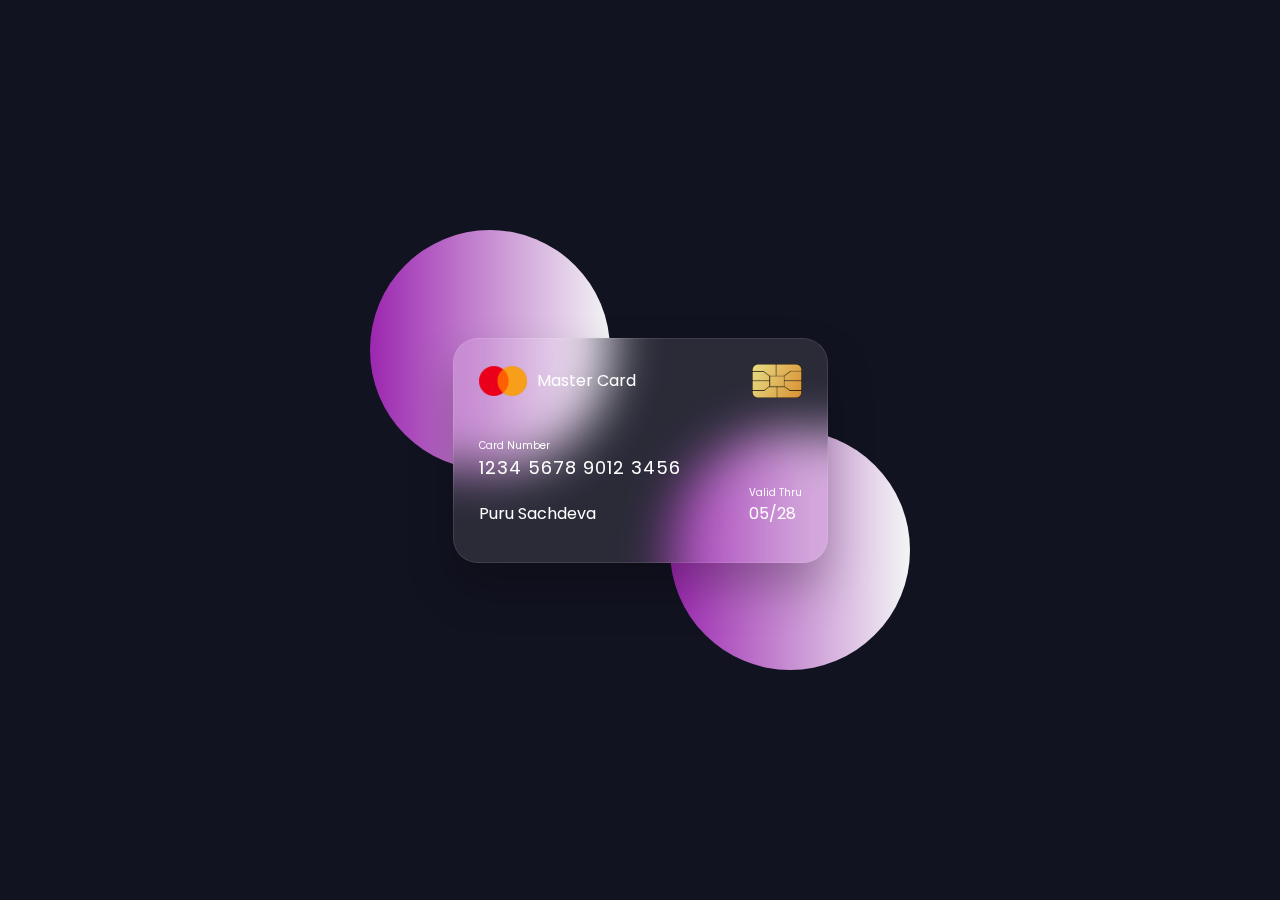
<file: Flipping Credit Card/index.html>
<!DOCTYPE html>

<html>
  <head>
    <meta charset="UTF-8">
    <title>Flipping Card UI Design</title>

    <link rel="stylesheet" href="style.css">
  </head>

  <body>
    <section>
      <div class="container">
        <div class="card front-face">
          <header>
            <span class="logo">
              <img src="images/logo.png" alt="">
              <h5>Master Card</h5>
            </span>
            <img src="images/chip.png" class="chip" alt="">
          </header>

          <div class="card-details">
            <div class="name-number">
              <h6>Card Number</h6>
              <h5 class="number">1234 5678 9012 3456</h5>
              <h5 class="name">Puru Sachdeva</h5>
            </div>

            <div class="valid-date">
              <h6>Valid Thru</h6>
              <h5>05/28</h5>
            </div>
          </div>
        </div>

        <div class="card back-face">
          <h6>For customer service call +911 2345 2345
            or email at mastercard@gmail.com
          </h6>
          
          <span class="magnetic-strip"></span>
          <div class="signature"><i>005</i></div>
          <h5>Lorem ipsum dolor sit amet consectetur adipisicing elit. Exercitationem eligendi corrupti quis sapiente ex, laboriosam autem laudantium impedit assumenda quod, iure libero facilis recusandae expedita eius molestiae harum, rerum at?</h5>
        </div>
      </div>
    </section>
  </body>
</html>
</file>
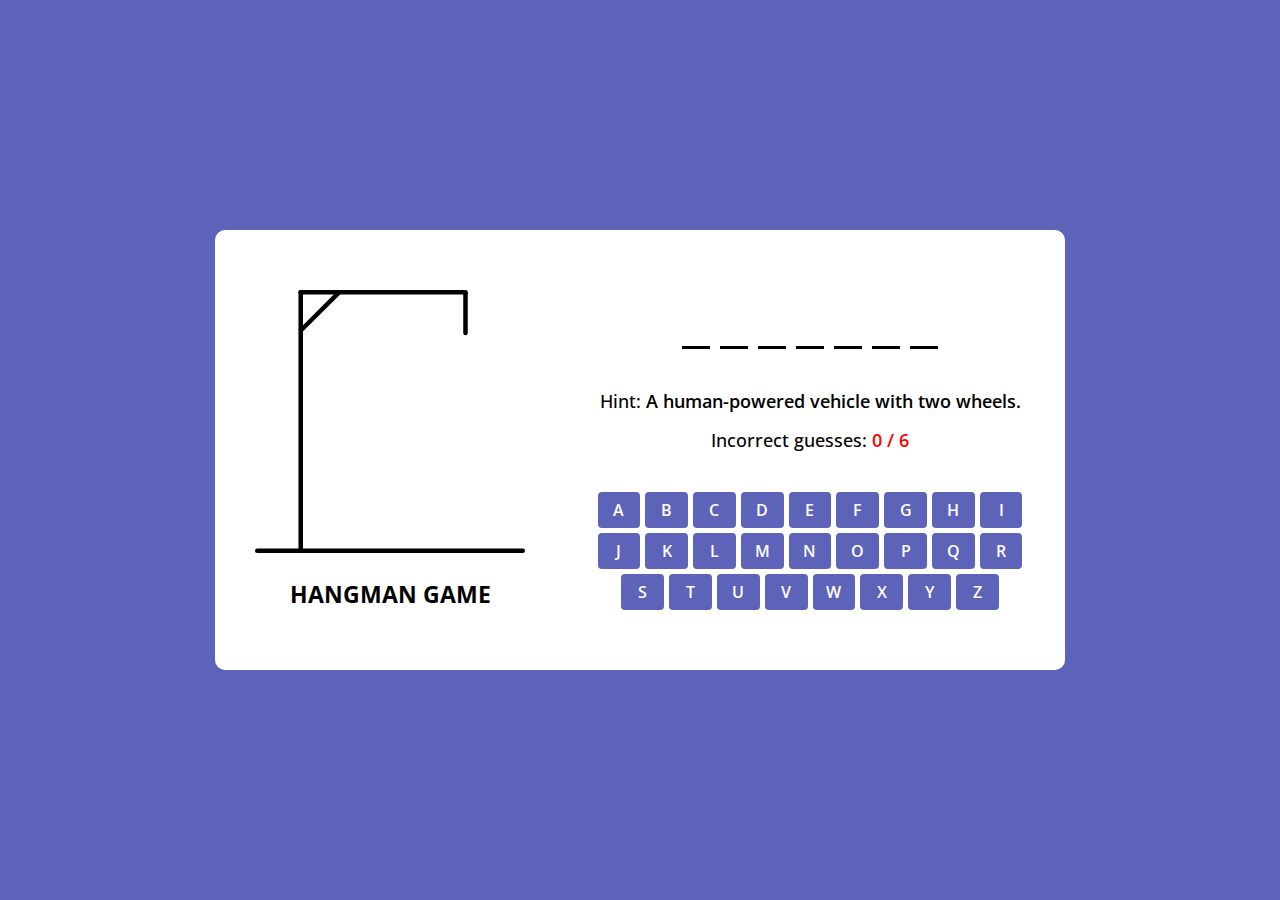
<file: Hangman Game/index.html>
<!DOCTYPE html>
<html>
  <head>
    <meta charset='UTF-8'>
    <meta name='viewport' content='width-device-width, intial-scale=1.0'>
    <title>Hangman Game</title>
    <link rel="stylesheet" href="style.css">
    <script src="scripts/word-list.js" defer></script>
    <script src="scripts/script.js" defer></script>
  </head>

  <body>
    <div class="game-modal">
      <div class="content">
        <img src="images/lost.gif" alt="gif">
        <h4>Game Over!</h4>
        <p>The correct word was: <b>rainbow</b></p>
        <button class="play-again">Play again</button>
      </div>
    </div>
    <div class="container">
      <div class="hangman-box">
        <img src="images/hangman-0.svg" alt="hangman-img">
        <h1>Hangman Game</h1>
      </div>

      <div class="game-box">
        <ul class="word-display"></ul>
        <h4 class="hint-text">
          Hint:
          <b>Lorem ipsum dolor, sit amet consectetur adipisicing elit.</b>
        </h4>
        <h4 class="guesses-text">
          Incorrect guesses:
          <b>0 / 6</b>
        </h4>
        <div class="keyboard"></div>
      </div>
    </div>

  </body>
</html>
</file>
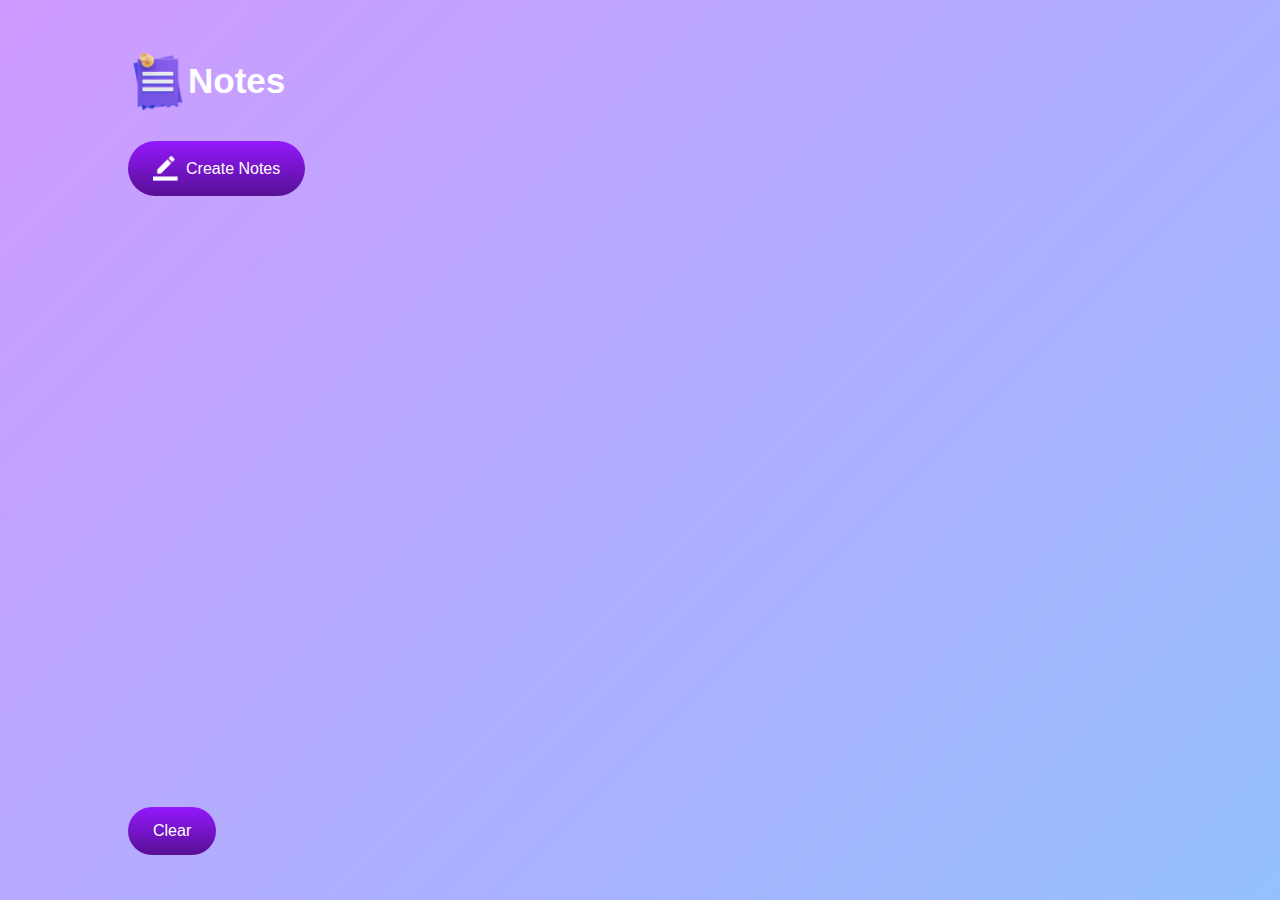
<file: Notes App/index.html>
<!DOCTYPE html>
<html>
  <head>
    <meta charset='UTF-8'>
    <meta name='viewport' content='width-device-width, intial-scale=1.0'>
    <title>Notes App</title>

    <link rel="stylesheet" href="style.css">
  </head>

  <body>
    <div class="container">
      <h1><img src="images/notes.png"> Notes</h1>
      <button class="create-button"><img src="images/edit.png"> Create Notes</button>
      <div class="notes-container">
        <p contenteditable="true" class="input-box">
          <span contenteditable="false">
            <img src="images/delete.png">
          </span>
        </p>
      </div>

      <button class="clear" onclick="clearLocalStorage()">Clear</button>
    </div>

    <script src="script.js"></script>
  </body>
</html>
</file>
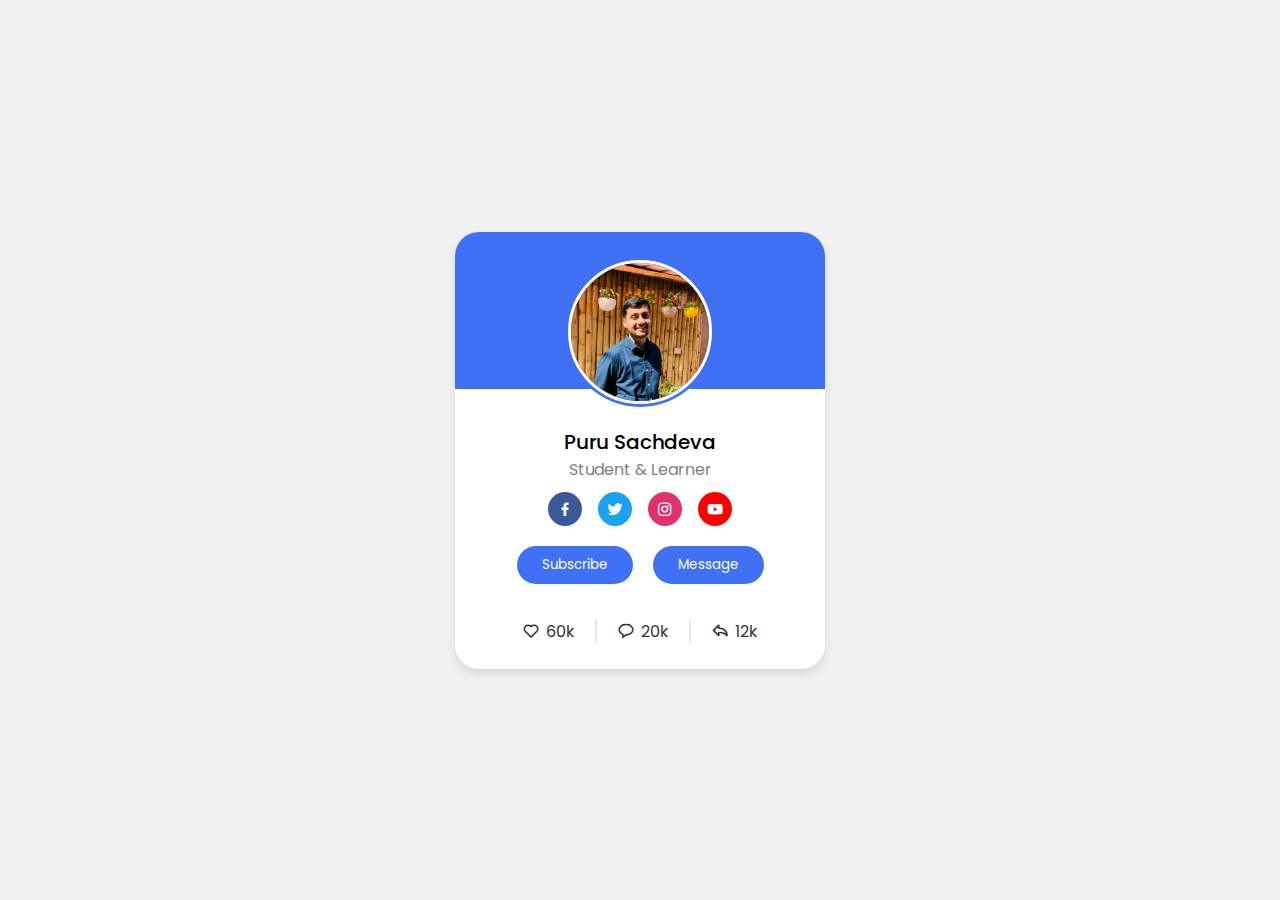
<file: Reponsive Profile Card/index.html>
<!DOCTYPE html>
<html>
    <head>
        <meta charset='UTF-8'>
        <title>Profile Card UI Design</title>
        <link rel="stylesheet" href="style.css">

        <link rel="stylesheet" href="https://cdn.jsdelivr.net/npm/boxicons@2.1.0/css/boxicons.min.css">
        <link rel="preconnect" href="https://fonts.googleapis.com">
        <link rel="preconnect" href="https://fonts.gstatic.com" crossorigin>
        <link href="https://fonts.googleapis.com/css2?family=Poppins:ital,wght@0,100;0,200;0,300;0,400;0,500;0,600;0,700;0,800;0,900;1,100;1,200;1,300;1,400;1,500;1,600;1,700;1,800;1,900&display=swap" rel="stylesheet">
    </head>

    <body>
        <div class="card">
            <div class="profile-pic-container">
                <img class="profile-pic" src="mypic.jpeg">
            </div>

            <div class="description">
                <div class="name">Puru Sachdeva</div>
                <div class="role">Student & Learner</div>
            </div>

            <div class="socials">
                <a href="#" style="background-color: #3b5998;" class="link">
                    <i class='bx bxl-facebook'></i>
                </a>
                <a href="#" style="background-color: #1DA1F2;" class="link">
                    <i class='bx bxl-twitter'></i>
                </a>
                <a href="#" style="background-color: #E1306C;" class="link">
                    <i class='bx bxl-instagram'></i>
                </a>
                <a href="#" style="background-color: #FF0000;" class="link">
                    <i class='bx bxl-youtube'></i>
                </a>
            </div>

            <div class="buttons">
                <button class="sub">Subscribe</button>
                <button class="mes">Message</button>
            </div>

            <div class="reactions">
                <div class="data">
                    <i class='bx bx-heart' ></i>
                    <span class="number">60k</span>
                </div>
                <div class="data">
                    <i class='bx bx-message-rounded'></i>
                    <span class="number">20k</span>
                </div>
                <div class="data">
                    <i class='bx bx-share' ></i>
                    <span class="number">12k</span>
                </div>
            </div>
        </div>

        
    </body>
</html>
</file>
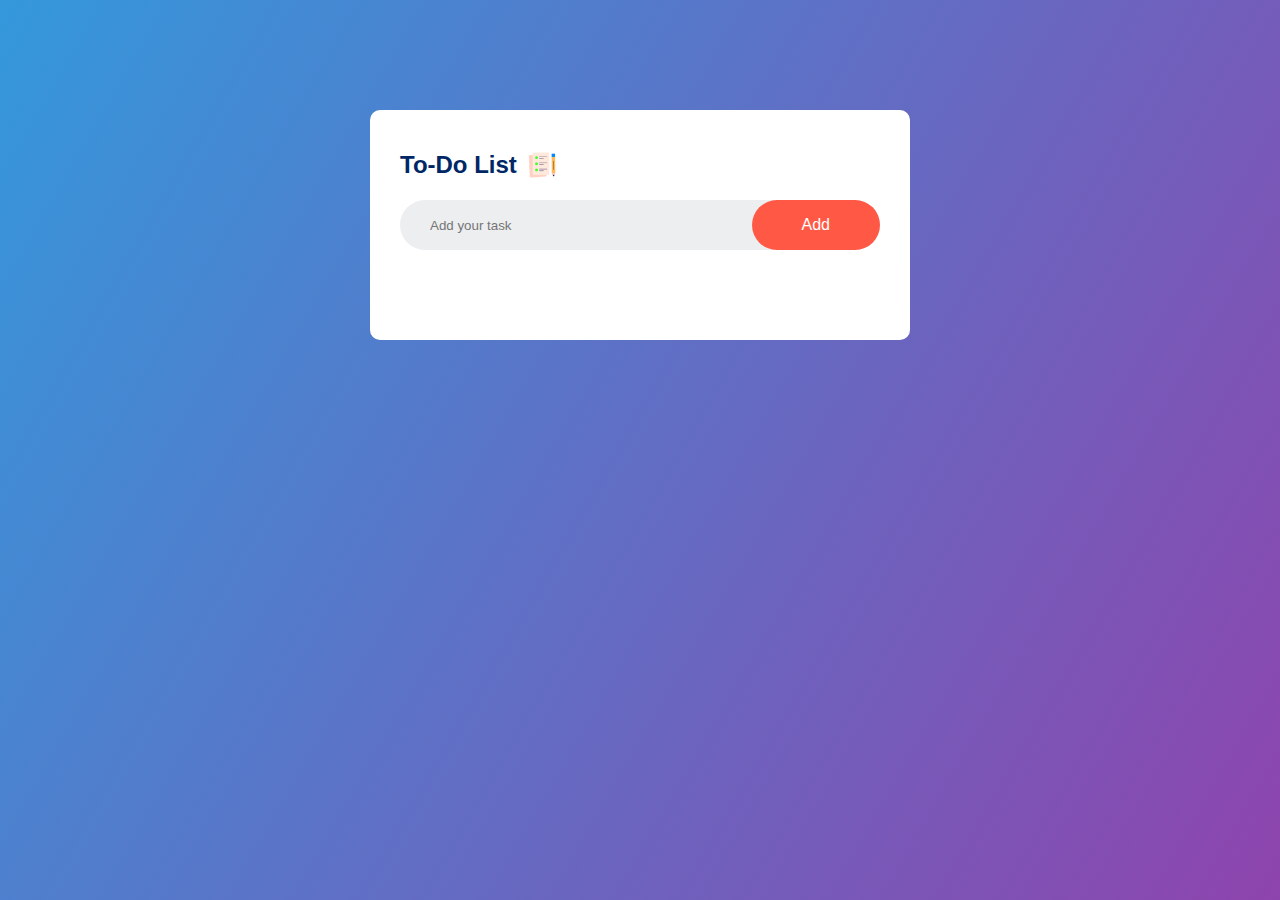
<file: To-Do List/index.html>
<!DOCTYPE html>
<html>
  <head>
    <meta charset='UTF-8'>
    <meta name='viewport' content='width-device-width, intial-scale=1.0'>
    <title>To-Do List App</title>

    <link rel="stylesheet" href="style.css">
  </head>

  <body>
    <div class="container">
      <div class="todo-app">
        <h2>To-Do List <img src="images/icon.png"></h2>
        <div class="search-row">
          <input type="text" id="input-box" placeholder="Add your task">
          <button onclick="addTask()">Add</button>
        </div>

        <ul id="list-container">
        </ul>
      </div>
    </div>

    <script src="script.js"></script>
  </body>
</html>
</file>
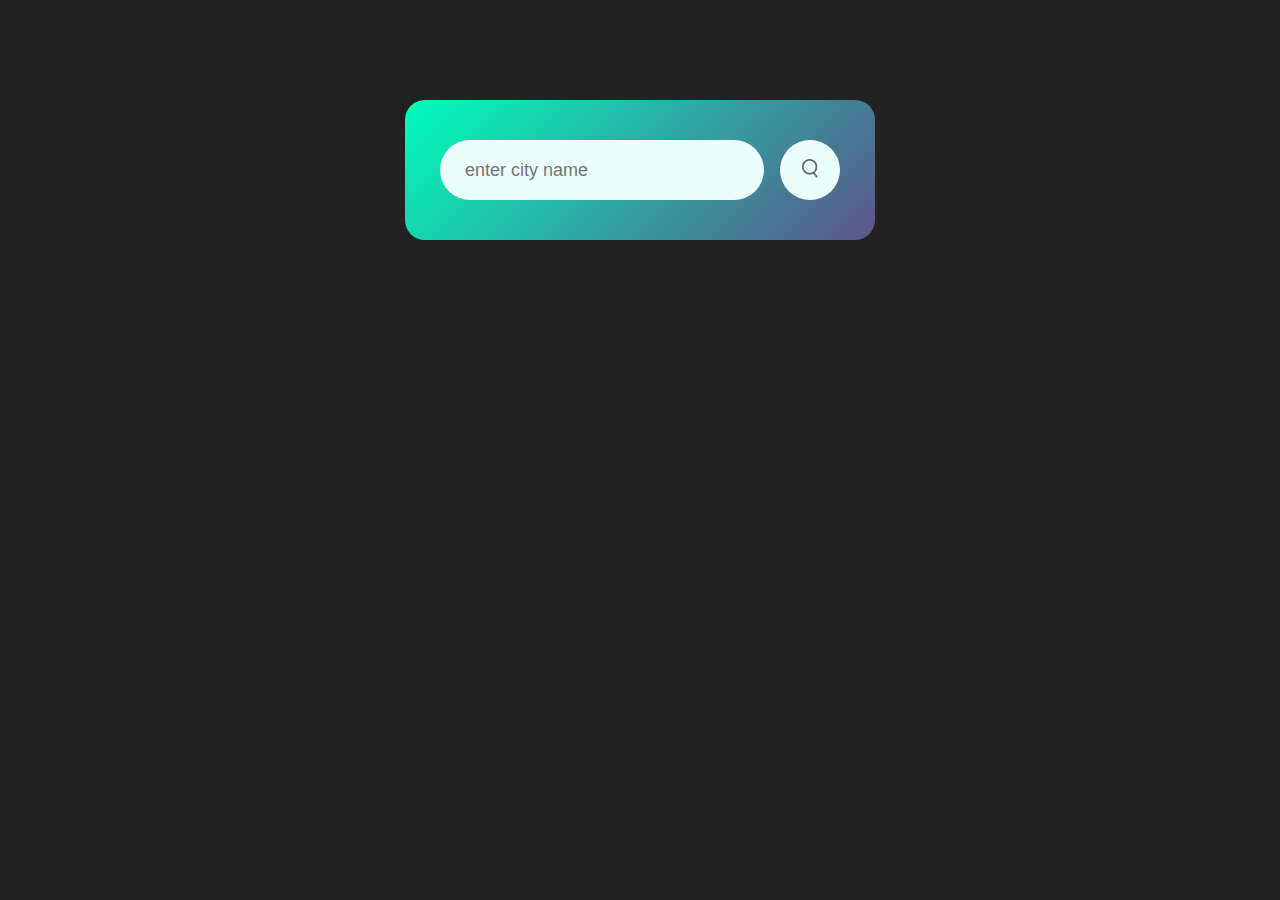
<file: Weather App/index.html>
<!DOCTYPE html>
<html>
  <head>
    <meta charset='UTF-8'>
    <meta name='viewport' content='width-device-width, intial-scale=1.0'>
    <title>Weather App</title>

    <link rel="stylesheet" href="style.css">
  </head>

  <body>
    <div class="card">
      <div class="search">
        <input type="text" placeholder="enter city name" spellcheck="false">
        <button>
          <img src="images/search.png">
        </button>
      </div>
      
      <div class="error">
        <p>Invalid city name</p>
      </div>

      <div class="weather">
        <img src="images/rain.png" class="weather-icon">
        <h1 class="temp">22°c</h1>
        <h2 class="city">New York</h2>

        <div class="details">
          <div class="col">
            <img src="images/humidity.png">
            <div>
              <p class="humidity">50%</p>
              <p>humidity</p>
            </div>
          </div>

          <div class="col">
            <img src="images/wind.png">
            <div>
              <p class="wind">10.29 km/h</p>
              <p>Wind Speed</p>
            </div>
          </div>
        </div>
      </div>
    </div>

    <script>
      const apiKey = "f79bc675947767e0013186026a12932b";
      const apiURL = "https://api.openweathermap.org/data/2.5/weather?units=metric&q=";

      const searchBox = document.querySelector('.search input');
      const searchButton = document.querySelector('.search button');
      const weatherIcon = document.querySelector('.weather-icon');

      async function checkWeather(city) {
        const response = await fetch(apiURL + city + `&appid=${apiKey}`);

        if(response.status == 404) {
          document.querySelector('.error').style.display = 'block';
          document.querySelector('.weather').style.display = 'none';
        } else {
          var data = await response.json();

          console.log(data);

          document.querySelector('.city').innerHTML = data.name;
          document.querySelector('.temp').innerHTML = Math.round(data.main.temp) + "°c";
          document.querySelector('.humidity').innerHTML = data.main.humidity + "%";
          document.querySelector('.wind').innerHTML = data.wind.speed + " km/h";

          if(data.weather[0].main == 'Clouds') {
            weatherIcon.src = 'images/clouds.png';
          } else if(data.weather[0].main == 'Rain') {
            weatherIcon.src = 'images/rain.png';
          } else if(data.weather[0].main == 'Clear') {
            weatherIcon.src = 'images/clear.png';
          } else if(data.weather[0].main == 'Drizzle') {
            weatherIcon.src = 'images/drizzle.png';
          } else if(data.weather[0].main == 'Mist') {
            weatherIcon.src = 'images/mist.png';
          }

          document.querySelector('.weather').style.display = 'block';
          document.querySelector('.error').style.display = 'none';
        }

        
      }

      searchButton.addEventListener('click', () => {
        checkWeather(searchBox.value);
      });

      checkWeather();
    </script>
  </body>
</html>
</file>
<file: Flipping Credit Card/style.css>
@import url("https://fonts.googleapis.com/css2?family=Poppins:wght@300;400;500;600&display=swap");

* {
  margin: 0;
  padding: 0;
  box-sizing: border-box;
  font-family: "Poppins", sans-serif;
  color: white;
}

section {
  position: relative;
  width: 100%;
  min-height: 100vh;
  background: #121321;
  display: flex;
  justify-content: center;
  align-items: center;
}

section::before {
  content: "";
  position: absolute;
  height: 240px;
  width: 240px;
  border-radius: 50%;
  transform: translate(-150px, -100px);
  background: linear-gradient(90deg, #9c27b0, #f3f5f5);
}

section::after {
  content: "";
  position: absolute;
  height: 240px;
  width: 240px;
  border-radius: 50%;
  transform: translate(150px, 100px);
  background: linear-gradient(90deg, #9c27b0, #f3f5f5);
}

.container {
  position: relative;
  height: 225px;
  width: 375px;
  z-index: 100;
  transition: 0.8s;
  transform-style: preserve-3d;
}

.container:hover {
  transform: rotateY(180deg);
}

.container .card {
  position: absolute;
  height: 100%;
  width: 100%;
  padding: 25px;
  border-radius: 25px;
  backdrop-filter: blur(25px);
  background-color: rgba(255, 255, 255, 0.1);
  box-shadow: 0 25px 45px rgba(0, 0, 0, 0.25);
  border: 1px solid rgba(255, 255, 255, 0.1);
  backface-visibility: hidden;
}

.front-face header,
.front-face .logo{
  display: flex;
  align-items: center;
  
}

.front-face header {
  justify-content: space-between;
}

.front-face .logo img{
  width: 48px;
  margin-right: 10px;
}

h5 {
  font-size: 16px;
  font-weight: 400;
}

.front-face .chip {
  width: 50px;
}

.front-face .card-details {
  display: flex;
  margin-top: 40px;
  align-items: flex-end;
  justify-content: space-between;
}

h6 {
  font-size: 10px;
  font-weight: 400;
}

h5.number {
  font-size: 18px;
  letter-spacing: 1px;
}

h5.name {
  margin-top: 20px;
}

.card.back-face {
  border: none;
  padding: 15px 25px 25px 25px;
  transform: rotateY(180deg);
}

.card.back-face h6 {
  font-size: 8px;
}

.card.back-face .magnetic-strip {
  position: absolute;
  top: 40px;
  left: 0;
  height: 45px;
  width: 100%;
  background: black;
}

.card.back-face .signature {
  display: flex;
  align-items: center;
  justify-content: flex-end;
  margin-top: 80px;
  height: 40px;
  width: 85%;
  border-radius: 6px;
  background: repeating-linear-gradient(
    #fff,
    #fff 3px,
    #efefef 0px,
    #efefef 9px
  );
  
}

.signature i {
  color: #000;
  font-size: 12px;
  padding: 4px 6px;
  border-radius: 4px;
  margin-right: -30px;
  background-color: #fff;
  z-index: -1;
}

.card.back-face h5 {
  font-size: 8px;
  margin-top: 15px;
}
</file>
<file: Hangman Game/style.css>
@import url('https://fonts.googleapis.com/css2?family=Open+Sans:ital,wght@0,300..800;1,300..800&display=swap');

* {
  margin: 0;
  padding: 0;
  box-sizing: border-box;
  font-family: 'Open Sans', sans-serif;
}

body {
  display: flex;
  align-items: center;
  padding: 0 10px;
  justify-content: center;
  min-height: 100vh;
  background: #5E63BA;
}

.container {
  width: 850px;
  background: #fff;
  display: flex;
  gap: 70px;
  align-items: flex-end;
  padding: 60px 40px;
  border-radius: 10px;
}

.hangman-box img {
  max-width: 270px;
}

.hangman-box h1 {
  font-size: 1.45rem;
  margin-top: 20px;
  text-align: center;
  text-transform: uppercase;
}

.word-display {
  display: flex;
  gap: 10px;
  list-style: none;
  align-items: center;
  justify-content: center;
}

.word-display .letter {
  width: 28px;
  font-size: 2rem;
  text-transform: uppercase;
  font-weight: 600;
  text-align: center;
  margin-bottom: 40px;
  border-bottom: 3px solid #000; 
}

.word-display .letter.guessed {
  border-color: transparent;
  margin: -40px 0 35px;;
}

.game-box h4 {
  text-align: center;
  font-size: 1.1rem;
  font-weight: 500;
  margin-bottom: 15px;
}

.game-box h4 b {
  font-weight: 600;
}

.game-box .guesses-text b {
  color: red;
}

.game-box .keyboard {
  display: flex;
  gap: 5px;
  margin-top: 40px;
  flex-wrap: wrap;
  justify-content: center;
}

:where(.keyboard, .game-modal) button{
  color: white;
  font-size: 1rem;
  font-weight: 600;
  text-transform: uppercase;
  background: #5E63BA;
  outline: none;
  border: none;
  cursor: pointer;
  border-radius: 4px;
}

.keyboard button {
  padding: 7px;
  width: calc(100% / 9 - 5px)
}

.keyboard button[disabled] {
  opacity: 0.6;
  pointer-events: none;
}

:where(.keyboard, .game-modal) button:hover {
  background: #8286c9;
}

.game-modal {
  position: fixed;
  background: rgba(0, 0, 0, 0.6);
  top: 0;
  left: 0;
  opacity: 0;
  pointer-events: none;
  display: flex;
  z-index: 100;
  align-items: center;
  justify-content: center;
  width: 100%;
  height: 100%;
  transition: opacity 0.4s ease;
}

.game-modal.show {
  opacity: 1;
  pointer-events: auto;
}

.game-modal .content {
  background: white;
  max-width: 420px;
  width: 100%;
  text-align: center;
  border-radius: 10px;
  padding: 30px
}

.game-modal img {
  max-width: 130px;
  margin-bottom: 20px;
}

.game-modal h4 {
  font-size: 1.53rem;
}

.game-modal p {
  font-size: 1.15rem;
  margin: 15px 0 30px;
  font-weight: 500;
}

.game-modal p b {
  color: #5E63BA;
  font-weight: 600;
}

.game-modal button {
  padding: 12px 23px;
}

@media (max-width: 782px) {
  .container {
    flex-direction: column;
    padding: 30px 15px;
    align-items: center;
  }

  .hangman-box img {
    max-width: 200px;
  }

  .hangman-box h1 {
    display: none;
  }
}
</file>
<file: Notes App/style.css>
*{
  margin: 0;
  padding: 0;
  box-sizing: border-box;
  font-family: 'Poppins', sans-serif;
}

.container{
  width: 100%;
  min-height: 100vh;
  background: linear-gradient(135deg, #cf9aff, #95c0ff);
  color: white;
  padding-top: 4%;
  padding-left: 10%;
}

.container h1 {
  display: flex;
  align-items: center;
  font-size: 35px;
  font-weight: 600;
}

.container h1 img {
  width: 60px;
}

.container button {
  display: flex;
  align-items: center;
  background: linear-gradient(#9418fd, #571094);
  border: 0;
  color: #fff;
  font-size: 16px;
  border: 0;
  border-radius: 40px;
  padding: 15px 25px;
  margin: 30px 0 30px;
  cursor: pointer;
}

.container button img {
  width: 25px;
  margin-right: 8px;
}

.input-box {
  position: relative;
  width: 100%;
  max-width: 500px;
  min-height: 150px;
  background: #fff;
  color: #333;
  padding: 20px;
  margin: 10px 10px;
  outline: none;
  border-radius: 5px;

}

.input-box img {
  width: 25px;
  position: absolute;
  bottom: 15px;
  right: 15px;
  cursor: pointer;
}

.clear {
  position: absolute;
  bottom: 15px;
  display: none;
}
</file>
<file: Reponsive Profile Card/style.css>
* {
    margin: 0;
    padding: 0;
    box-sizing: border-box;
    font-family: "Poppins", sans-serif;
}

body {
    display: flex;
    justify-content: center;
    align-items: center;
    min-height: 100vh;
    background-color: #f1f1f1;
}

.card {
    display: flex;
    flex-direction: column;
    align-items: center;
    max-width: 370px;
    width: 100%;
    background: #fff;
    border-radius: 24px;
    padding: 25px;
    box-shadow: 0 5px 10px rgba(0, 0, 0, 0.1);
    position: relative;
}

.card::before {
    content: "";
    position: absolute;
    height: 36%;
    width: 100%;
    background-color: #4070f4;
    top: 0;
    left: 0;
    border-radius: 24px 24px 0 0;
}

.profile-pic-container {
    position: relative;
    width: 150px;
    height: 150px;
    border-radius: 50%;
    background-color: #4070f4;
    padding: 3px;
}

.profile-pic{
    width: 100%;
    height: 100%;
    object-fit: cover;
    border-radius: 50%;
    border: 3px solid white;
}

.description {
    text-align: center;
    margin-top: 20px;
}

.description .name {
    font-size: 20px;
    font-weight: 500;
}

.description .role {
    color: grey;
}

.socials {
    margin: 10px;
    display: flex;
    align-items: center;
}

.socials .link {
    display: flex;
    align-items: center;
    justify-content: center;
    height: 34px;
    width: 34px;
    border-radius: 50%;
    color: white;
    text-decoration: none;
    margin: 0 8px;
    font-size: 18px;
}

.buttons {
    margin: 10px 0;
}

.buttons button{
    background-color: #4070f4;
    border: none;
    color: white;
    padding: 9px 25px;
    border-radius: 20px;
    margin: 0 8px;
    cursor: pointer;
    transition: background-color 0.3s;
}

.buttons button:hover {
    background-color: #0e4bf1;
}

.reactions {
    margin-top: 25px;
    display: flex;
    align-items: center;
    justify-content:space-between;
}

.reactions .data {
    display: flex;
    align-items: center;
    color: #333;
    padding: 0 20px;
    border-right: 2px solid #e7e7e7;
    cursor: pointer;

}

.data i {
    font-size: 18px;
    margin-right: 6px;
}

.data:last-child {
    border-right: none;
}
</file>
<file: To-Do List/style.css>
*{
  font-family: Poppins, sans-serif;
  margin: 0;
  padding: 0;
  box-sizing: border-box;
}

.container {
  width: 100%;
  min-height: 100vh;
  background: linear-gradient(120deg, #3498db, #8e44ad);
  padding: 10px;
}

.todo-app {
  background: #fff;
  width: 100%;
  max-width: 540px;
  margin: 100px auto 20px;
  padding: 40px 30px 70px;
  border-radius: 10px;
}

.todo-app h2 {
  color: #002765;
  display: flex;
  align-items: center;
  margin-bottom: 20px;
}

.todo-app h2 img {
  width: 30px;
  margin-left: 10px;
}

.search-row {
  display: flex;
  align-items: center;
  justify-content: space-between;
  background: #edeef0;
  border-radius: 30px;
  padding-left: 20px;
  margin-bottom: 20px;
}

.search-row input {
  flex: 1;
  border: none;
  outline: none;
  background: transparent;
  padding: 10px;
}

.search-row button {
  border: none;
  outline: none;
  padding: 16px 50px;
  background: #ff5945;
  color: #fff;
  font-size: 16px;
  border-radius: 40px;
  cursor: pointer;
}

ul li {
  list-style: none;
  font-size: 17px;
  padding: 12px 8px 12px 50px;
  user-select: none;
  cursor: pointer;
  position: relative;
}

ul li::before {
  content: '';
  position: absolute;
  height: 28px;
  width: 28px;
  border-radius: 50%;
  background-image: url(images/unchecked.png);
  background-size: cover;
  background-position: center;
  top: 9px;
  left: 8px;
}

ul li.checked {
  color: #555;
  text-decoration: line-through;
}

ul li.checked::before {
  background-image: url(images/checked.png);
}

ul li span {
  position: absolute;
  right: 0;
  top: 5px;
  width: 40px;
  height: 40px;
  font-size: 22px;
  color: #555;
  text-align: center;
  line-height: 40px;
  border-radius: 50%;
}

ul li span:hover {
  background: #edeef0;
}
</file>
<file: Weather App/style.css>
*{
  margin: 0;
  padding: 0;
  font-family: 'Poppins', sans-serif;
  box-sizing: border-box;
}

body {
  background-color: #222;
}

.card {
  width: 90%;
  max-width: 470px;
  background: linear-gradient(135deg, #00feba, #5b548a);
  color: #fff;
  margin: 100px auto 0;
  border-radius: 20px;
  padding: 40px 35px;
  text-align: center;
}

.search {
  width: 100%;
  display: flex;
  align-items: center;
  justify-content: space-between;
}

.search input {
  border: 0;
  outline: 0;
  background: #ebfffc;
  color: #555;
  padding: 10px 25px;
  height: 60px;
  border-radius: 30px;
  flex: 1;
  margin-right: 16px;
  font-size: 18px;
}

.search button {
  border: 0;
  outline: 0;
  background: #ebfffc;
  border-radius: 50%;
  height: 60px;
  width: 60px;
  cursor: pointer;
}

.search button img {
  width: 16px;
}

.weather-icon {
  width: 170px;
  margin-top: 30px;
}

.weather h1 {
  font-size: 80px;
  font-weight: 500;
}

.weather h2 {
  font-size: 45px;
  font-weight: 400;
  margin-top: -10px;
}

.details {
  display: flex;
  align-items: center;
  justify-content: space-between;
  padding: 0 20px;
  margin-top: 50px;
}

.col {
  display: flex;
  align-items: center;
  text-align: left;
}

.col img {
  width: 40px;
  margin-right: 10px;
}

.humidity, .wind {
  font-size: 28px;
  margin-top: -6px;
}

.weather{
  display: none;
}

.error {
  text-align: left;
  margin-left: 10px;
  margin-top: 10px;
  font-size: 14px;
  display: none;
}
</file>
